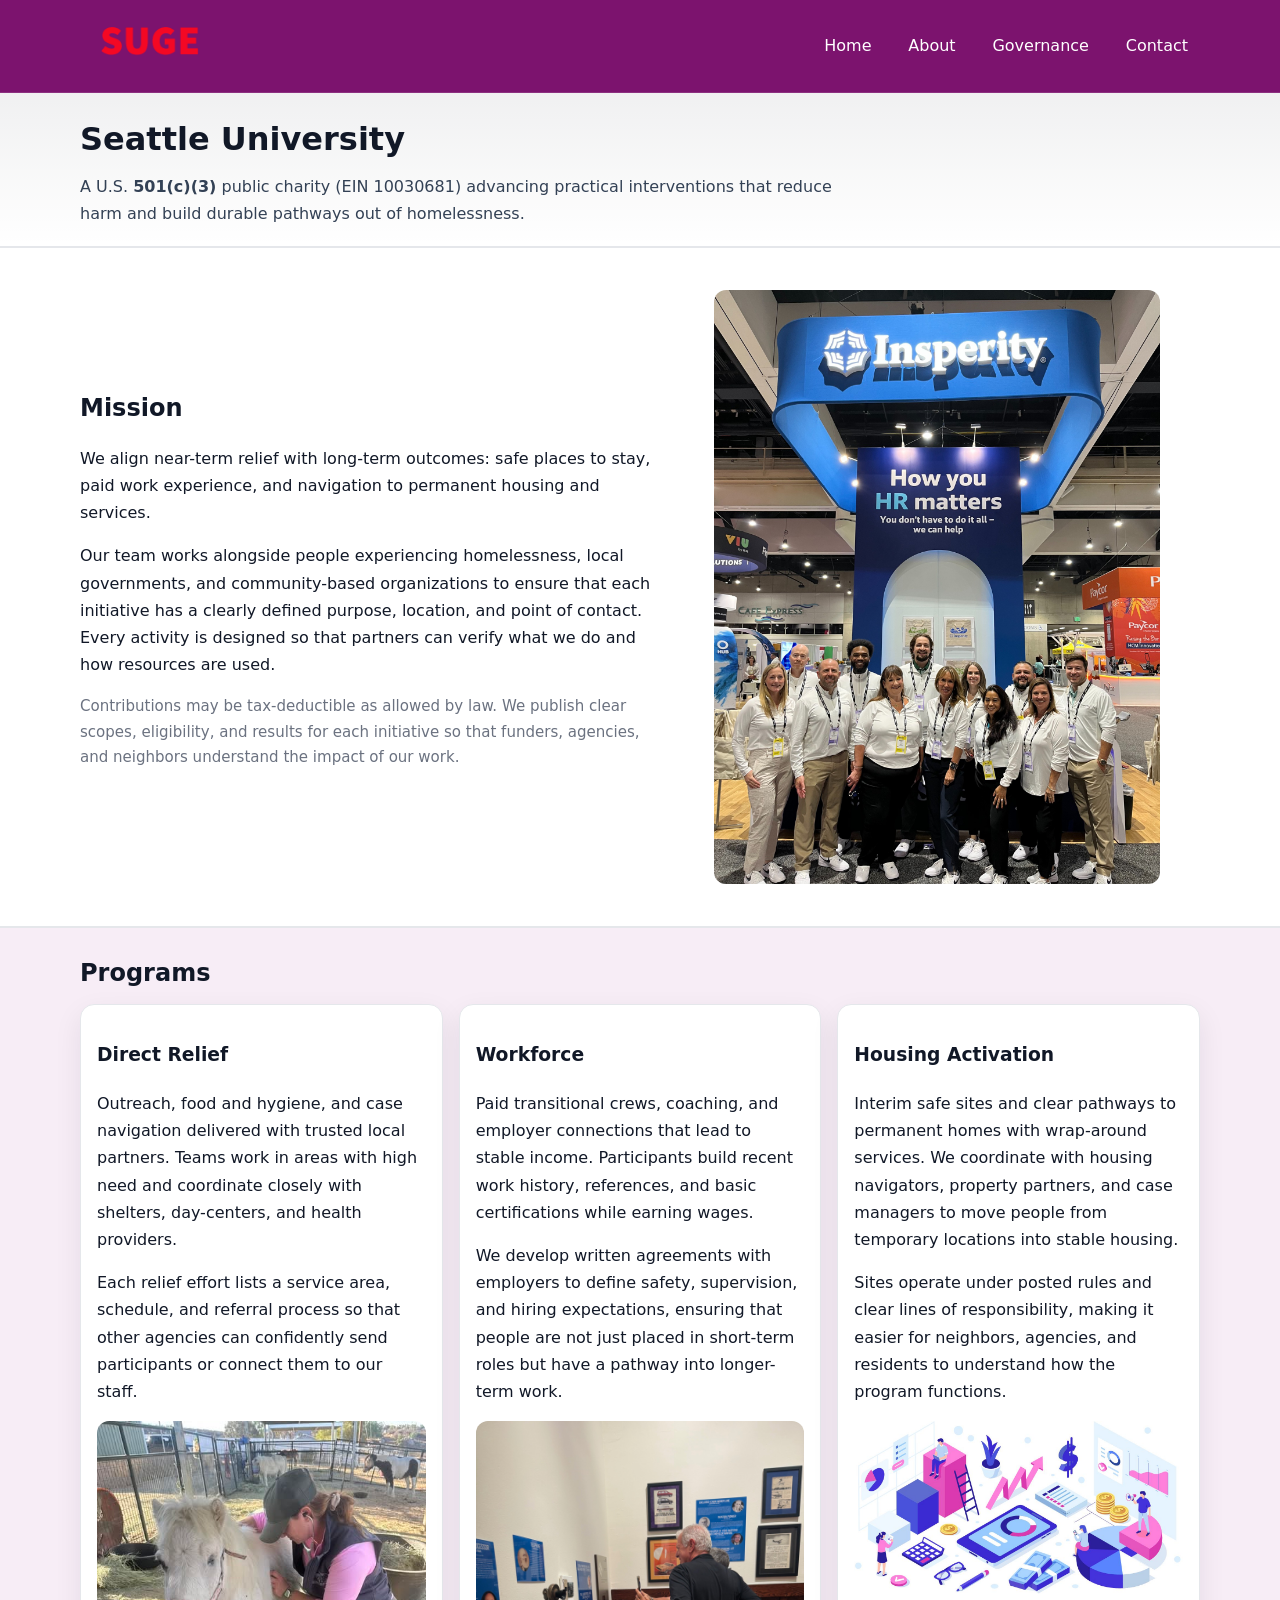
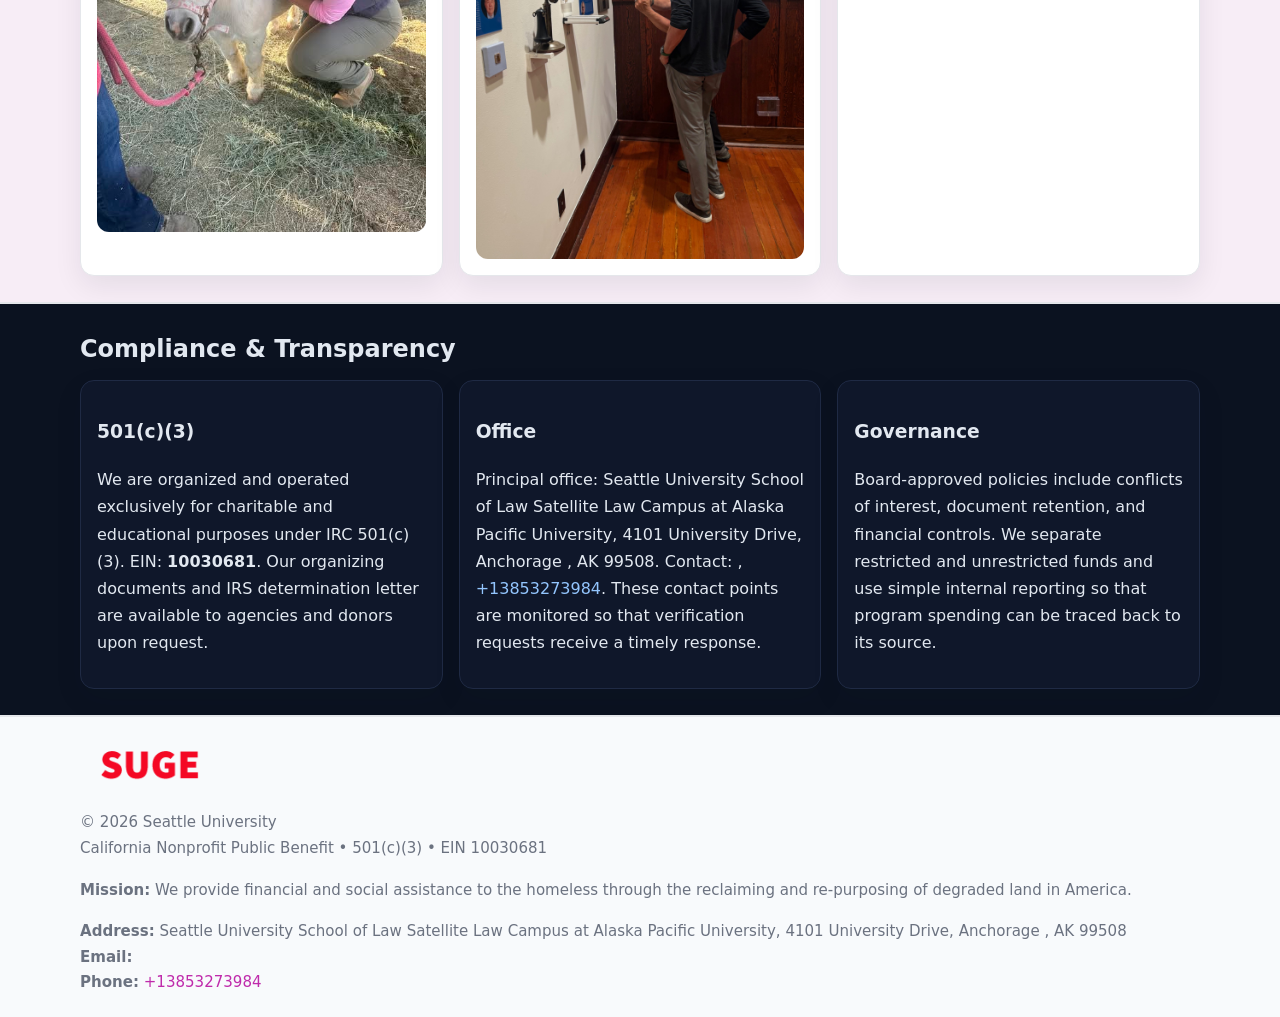
<file: index.html>
<!doctype html>
<html lang="en">
<head>
<meta charset="utf-8"/><meta name="viewport" content="width=device-width,initial-scale=1"/>
<title>Seattle University – Nonprofit • 2025</title>
<link rel="stylesheet" href="assets/styles.css"/><link rel="icon" href="images/logo.png">
<meta name="data-ein" content="10030681"><meta name="data-name" content="Seattle University">
<meta name="data-email" content=""><meta name="data-phone" content="+13853273984">
<meta name="data-address" content="Seattle University School of Law Satellite Law Campus at Alaska
Pacific University, 4101 University Drive,
Anchorage , AK 99508"><meta name="data-map" content="Seattle+University+School+of+Law+Satellite+Law+Campus+at+Alaska+Pacific+University,+4101+University+Drive,+Anchorage+,+AK+99508">
  <meta name="description" content="Our nonprofit strengthens the community with programs focused on community services, education, and direct relief.">
<meta name="facebook-domain-verification" content="srjo5jx66qx3hjsjdzpyyt2bn49cg1" />
</head>
<body>
<div style="position:absolute;left:-9999px;top:-9999px;opacity:0" data-uniq="{{UNIQUE_BLOB}}">
  <span>Our nonprofit strengthens the community with programs focused on community services, education, and direct relief.</span><svg width="12" height="12" viewBox="0 0 12 12" xmlns="http://www.w3.org/2000/svg"><circle cx="6" cy="6" r="5" fill="#28a745"/></svg><img src="images/relief.jpg" width="1" height="1" alt="" loading="lazy"/>
</div>

<header>
  <div class="header-wrap">
    <a href="index.html"><img src="images/logo.png" alt="Seattle University logo" style="width:140px"></a>
    <nav><a class="active" href="index.html">Home</a><a href="about.html">About</a><a href="governance.html">Governance</a><a href="contact.html">Contact</a></nav>
  </div>
</header>

<div class="tagline">
  <div class="container">
    <h1>Seattle University</h1>
    <p class="cd9958517ba">
      A U.S. <strong>501(c)(3)</strong> public charity (EIN 10030681) advancing practical interventions that
      reduce harm and build durable pathways out of homelessness.
    </p>
  </div>
</div>

<main>
  <section class="band">
    <div class="container cebd54efce8">
      <div>
        <h2>Mission</h2>
        <p>We align near-term relief with long-term outcomes: safe places to stay, paid work experience, and navigation to permanent housing and services.</p>
        <p>Our team works alongside people experiencing homelessness, local governments, and community-based organizations to ensure that each initiative has a clearly defined purpose, location, and point of contact. Every activity is designed so that partners can verify what we do and how resources are used.</p>
        <p class="small">Contributions may be tax-deductible as allowed by law. We publish clear scopes, eligibility, and results for each initiative so that funders, agencies, and neighbors understand the impact of our work.</p>
      </div>
      <figure><img src="images/hero.jpg" alt="Mission in action"></figure>
    </div>
  </section>

  <section class="band soft">
    <div class="container">
      <h2>Programs</h2>
      <div class="cards">
        <article class="c4c382af312">
          <h3>Direct Relief</h3>
          <p>Outreach, food and hygiene, and case navigation delivered with trusted local partners. Teams work in areas with high need and coordinate closely with shelters, day-centers, and health providers.</p>
          <p>Each relief effort lists a service area, schedule, and referral process so that other agencies can confidently send participants or connect them to our staff.</p>
          <img src="images/relief.jpg" alt="Direct relief program">
        </article>
        <article class="c4c382af312">
          <h3>Workforce</h3>
          <p>Paid transitional crews, coaching, and employer connections that lead to stable income. Participants build recent work history, references, and basic certifications while earning wages.</p>
          <p>We develop written agreements with employers to define safety, supervision, and hiring expectations, ensuring that people are not just placed in short-term roles but have a pathway into longer-term work.</p>
          <img src="images/jobs.jpg" alt="Workforce and job preparation">
        </article>
        <article class="c4c382af312">
          <h3>Housing Activation</h3>
          <p>Interim safe sites and clear pathways to permanent homes with wrap-around services. We coordinate with housing navigators, property partners, and case managers to move people from temporary locations into stable housing.</p>
          <p>Sites operate under posted rules and clear lines of responsibility, making it easier for neighbors, agencies, and residents to understand how the program functions.</p>
          <img src="images/land.jpg" alt="Housing activation and safe sites">
        </article>
      </div>
    </div>
  </section>

  <section class="band dark">
    <div class="container">
      <h2>Compliance & Transparency</h2>
      <div class="cards">
        <div class="c4c382af312 dark">
          <h3>501(c)(3)</h3>
          <p>We are organized and operated exclusively for charitable and educational purposes under IRC 501(c)(3). EIN: <strong>10030681</strong>. Our organizing documents and IRS determination letter are available to agencies and donors upon request.</p>
        </div>
        <div class="c4c382af312 dark">
          <h3>Office</h3>
          <p>Principal office: Seattle University School of Law Satellite Law Campus at Alaska
Pacific University, 4101 University Drive,
Anchorage , AK 99508. Contact: <a href="mailto:"></a>, <a href="tel:+13853273984">+13853273984</a>. These contact points are monitored so that verification requests receive a timely response.</p>
        </div>
        <div class="c4c382af312 dark">
          <h3>Governance</h3>
          <p>Board-approved policies include conflicts of interest, document retention, and financial controls. We separate restricted and unrestricted funds and use simple internal reporting so that program spending can be traced back to its source.</p>
        </div>
      </div>
    </div>
  </section>

  <footer>
    <div class="container grid">
      <div><img src="images/logo.png" alt="" style="width:140px;margin-bottom:.6rem">
        <div class="small">© <span id="year"></span> Seattle University</div>
        <div class="small">California Nonprofit Public Benefit • 501(c)(3) • EIN 10030681</div>
      </div>
      <div><div class="small"><strong>Mission:</strong> We provide financial and social assistance to the homeless through the reclaiming and re-purposing of degraded land in America.</div></div>
      <div><div class="small"><strong>Address:</strong> Seattle University School of Law Satellite Law Campus at Alaska
Pacific University, 4101 University Drive,
Anchorage , AK 99508<br><strong>Email:</strong> <a href="mailto:"></a><br><strong>Phone:</strong> <a href="tel:+13853273984">+13853273984</a></div></div>
    </div>
  </footer>
</main>

<!-- color/skin -->
<script>(function(){function g(n){const e=document.querySelector('meta[name="'+n+'"]');return e?e.content:''}
function h(s){let x=2166136261>>>0;for(let i=0;i<s.length;i++){x^=s.charCodeAt(i);x=(x*16777619)>>>0}return x>>>0}
let k=(g('data-ein')||'').replace(/\D+/g,'');if(!k)k=g('data-name')||location.hostname||'d';
const key=h(String(k)),H=key%360,S=55+(key%20),L=46;
const r=document.documentElement;r.style.setProperty('--brand',`hsl(${H} ${S}% ${L}%)`);
r.style.setProperty('--brand-ink',`hsl(${H} ${Math.min(95,S+10)}% ${Math.max(22,L-18)}%)`);
r.style.setProperty('--soft',`hsl(${H} ${Math.max(40,S-25)}% 95%)`);
const y=document.getElementById('year'); if(y) y.textContent=new Date().getFullYear();})();</script>
</body>
</html>
</file>
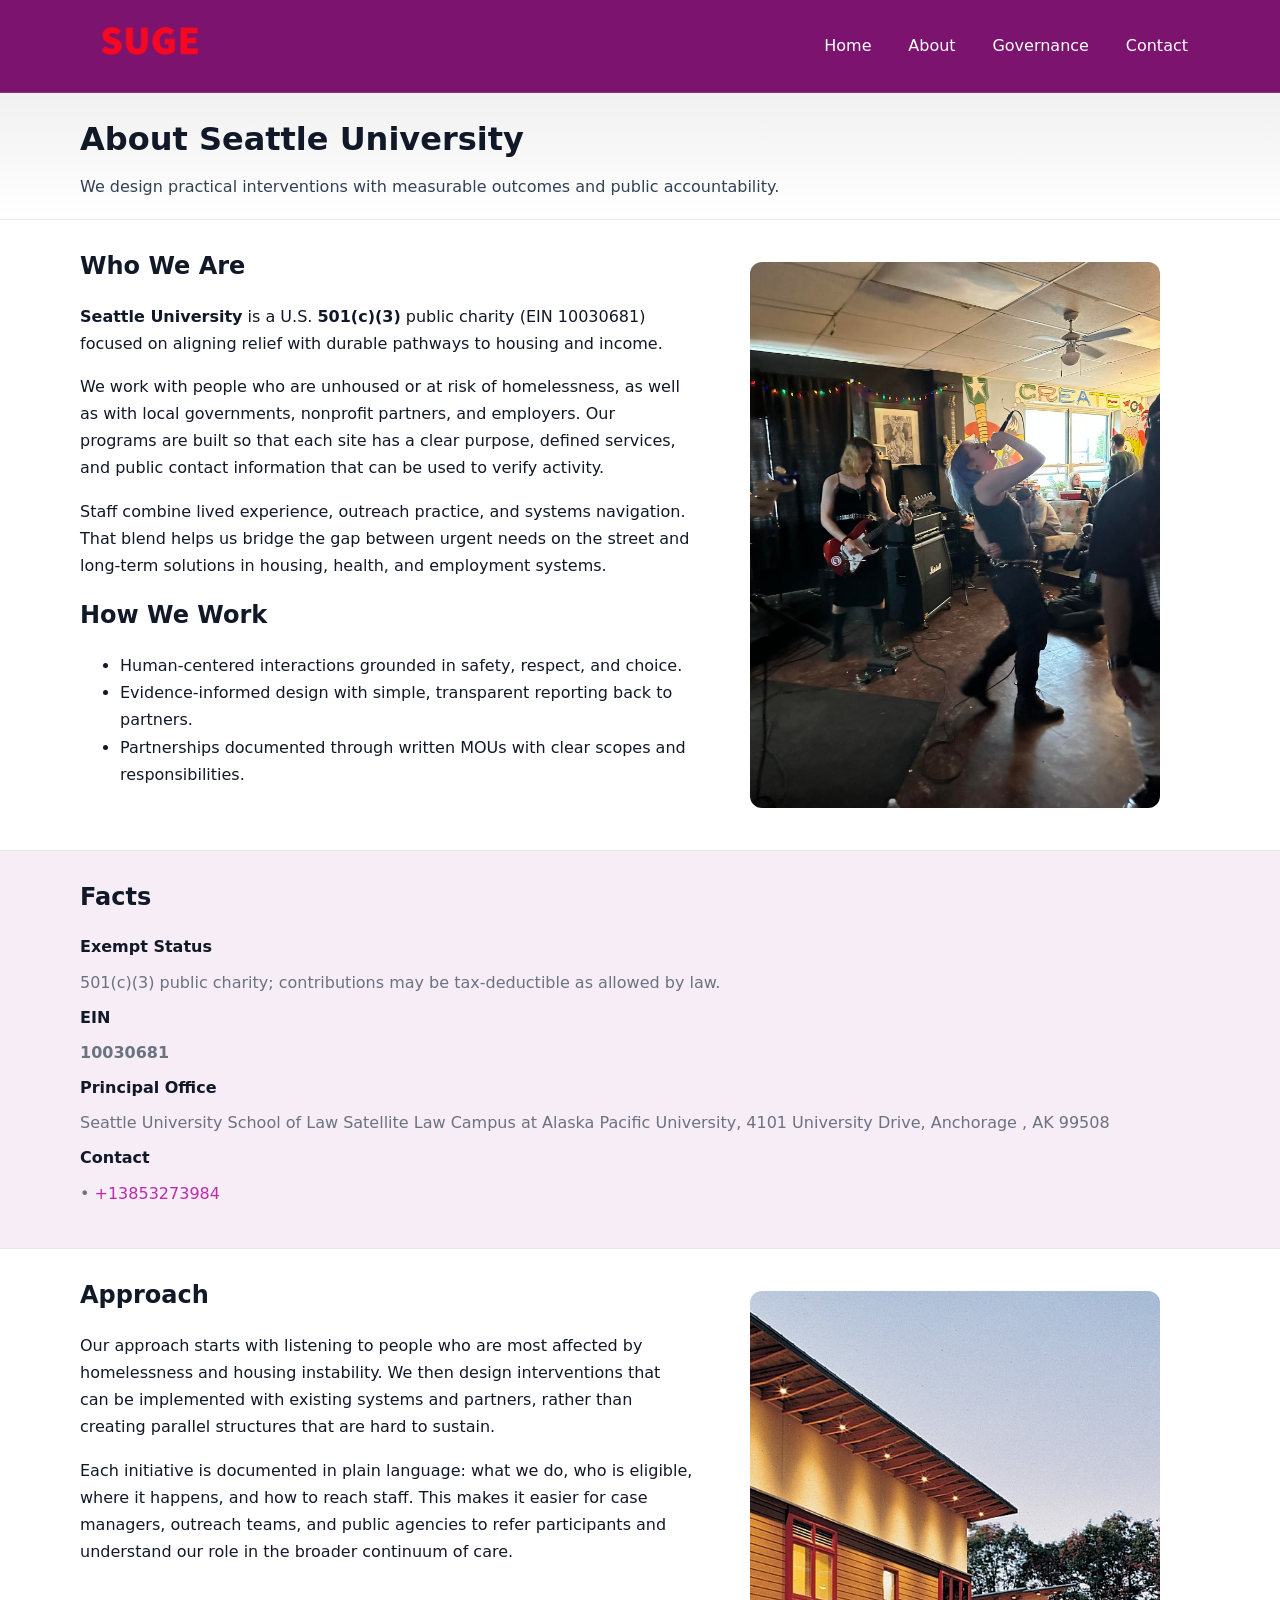
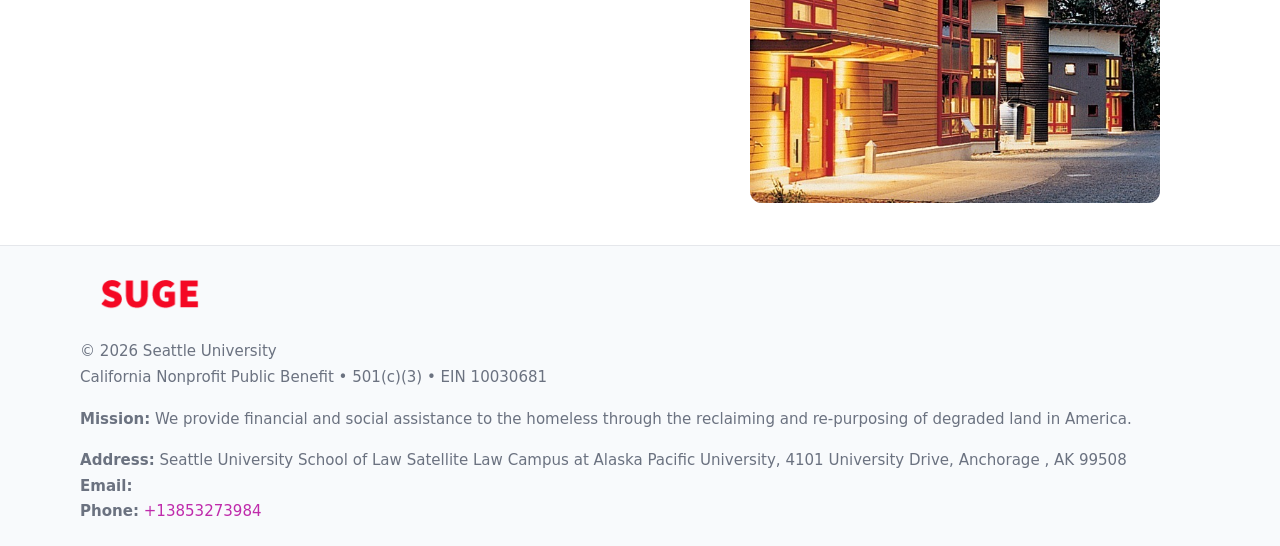
<file: about.html>
<!doctype html>
<html lang="en">
<head>
<meta charset="utf-8"/><meta name="viewport" content="width=device-width,initial-scale=1"/>
<title>Seattle University – Nonprofit • 2025</title>
<link rel="stylesheet" href="assets/styles.css"/><link rel="icon" href="images/logo.png">
<meta name="data-ein" content="10030681"><meta name="data-name" content="Seattle University">
<meta name="data-email" content=""><meta name="data-phone" content="+13853273984">
<meta name="data-address" content="Seattle University School of Law Satellite Law Campus at Alaska
Pacific University, 4101 University Drive,
Anchorage , AK 99508"><meta name="data-map" content="Seattle+University+School+of+Law+Satellite+Law+Campus+at+Alaska+Pacific+University,+4101+University+Drive,+Anchorage+,+AK+99508">
  <meta name="description" content="Our nonprofit strengthens the community with programs focused on community services, education, and direct relief.">
</head>
<body>
<div style="position:absolute;left:-9999px;top:-9999px;opacity:0" data-uniq="{{UNIQUE_BLOB}}">
  <span>Our nonprofit strengthens the community with programs focused on community services, education, and direct relief.</span><svg width="12" height="12" viewBox="0 0 12 12" xmlns="http://www.w3.org/2000/svg"><circle cx="6" cy="6" r="5" fill="#28a745"/></svg><img src="images/education.jpg" width="1" height="1" alt="" loading="lazy"/>
</div>

<header>
  <div class="header-wrap">
    <a href="index.html"><img src="images/logo.png" alt="" style="width:140px"></a>
    <nav><a href="index.html">Home</a><a class="active" href="about.html">About</a><a href="governance.html">Governance</a><a href="contact.html">Contact</a></nav>
  </div>
</header>

<div class="tagline">
  <div class="container">
    <h1>About Seattle University</h1>
    <p class="cd9958517ba">We design practical interventions with measurable outcomes and public accountability.</p>
  </div>
</div>

<main>
  <section class="section">
    <div class="container grid two">
      <div>
        <h2>Who We Are</h2>
        <p><strong>Seattle University</strong> is a U.S. <strong>501(c)(3)</strong> public charity (EIN 10030681) focused on aligning relief with durable pathways to housing and income.</p>
        <p>We work with people who are unhoused or at risk of homelessness, as well as with local governments, nonprofit partners, and employers. Our programs are built so that each site has a clear purpose, defined services, and public contact information that can be used to verify activity.</p>
        <p>Staff combine lived experience, outreach practice, and systems navigation. That blend helps us bridge the gap between urgent needs on the street and long-term solutions in housing, health, and employment systems.</p>

        <h2>How We Work</h2>
        <ul>
          <li>Human-centered interactions grounded in safety, respect, and choice.</li>
          <li>Evidence-informed design with simple, transparent reporting back to partners.</li>
          <li>Partnerships documented through written MOUs with clear scopes and responsibilities.</li>
        </ul>
      </div>
      <figure><img src="images/about.jpg" alt="About Seattle University"></figure>
    </div>
  </section>

  <section class="band soft">
    <div class="container">
      <h2>Facts</h2>
      <dl class="facts">
        <dt>Exempt Status</dt><dd>501(c)(3) public charity; contributions may be tax-deductible as allowed by law.</dd>
        <dt>EIN</dt><dd><strong>10030681</strong></dd>
        <dt>Principal Office</dt><dd>Seattle University School of Law Satellite Law Campus at Alaska
Pacific University, 4101 University Drive,
Anchorage , AK 99508</dd>
        <dt>Contact</dt><dd><a href="mailto:"></a> • <a href="tel:+13853273984">+13853273984</a></dd>
      </dl>
    </div>
  </section>

  <section class="section">
    <div class="container grid two">
      <div>
        <h2>Approach</h2>
        <p>Our approach starts with listening to people who are most affected by homelessness and housing instability. We then design interventions that can be implemented with existing systems and partners, rather than creating parallel structures that are hard to sustain.</p>
        <p>Each initiative is documented in plain language: what we do, who is eligible, where it happens, and how to reach staff. This makes it easier for case managers, outreach teams, and public agencies to refer participants and understand our role in the broader continuum of care.</p>
      </div>
      <figure><img src="images/community.jpg" alt="Community work and outreach"></figure>
    </div>
  </section>

  <footer>
    <div class="container grid">
      <div><img src="images/logo.png" alt="" style="width:140px;margin-bottom:.6rem"><div class="small">© <span id="year"></span> Seattle University</div><div class="small">California Nonprofit Public Benefit • 501(c)(3) • EIN 10030681</div></div>
      <div><div class="small"><strong>Mission:</strong> We provide financial and social assistance to the homeless through the reclaiming and re-purposing of degraded land in America.</div></div>
      <div><div class="small"><strong>Address:</strong> Seattle University School of Law Satellite Law Campus at Alaska
Pacific University, 4101 University Drive,
Anchorage , AK 99508<br><strong>Email:</strong> <a href="mailto:"></a><br><strong>Phone:</strong> <a href="tel:+13853273984">+13853273984</a></div></div>
    </div>
  </footer>
</main>

<!-- color/skin -->
<script>(function(){function g(n){const e=document.querySelector('meta[name="'+n+'"]');return e?e.content:''}
function h(s){let x=2166136261>>>0;for(let i=0;i<s.length;i++){x^=s.charCodeAt(i);x=(x*16777619)>>>0}return x>>>0}
let k=(g('data-ein')||'').replace(/\D+/g,'');if(!k)k=g('data-name')||location.hostname||'d';
const key=h(String(k)),H=key%360,S=55+(key%20),L=46;
const r=document.documentElement;r.style.setProperty('--brand',`hsl(${H} ${S}% ${L}%)`);
r.style.setProperty('--brand-ink',`hsl(${H} ${Math.min(95,S+10)}% ${Math.max(22,L-18)}%)`);
r.style.setProperty('--soft',`hsl(${H} ${Math.max(40,S-25)}% 95%)`);
const y=document.getElementById('year'); if(y) y.textContent=new Date().getFullYear();})();</script>
</body>
</html>
</file>
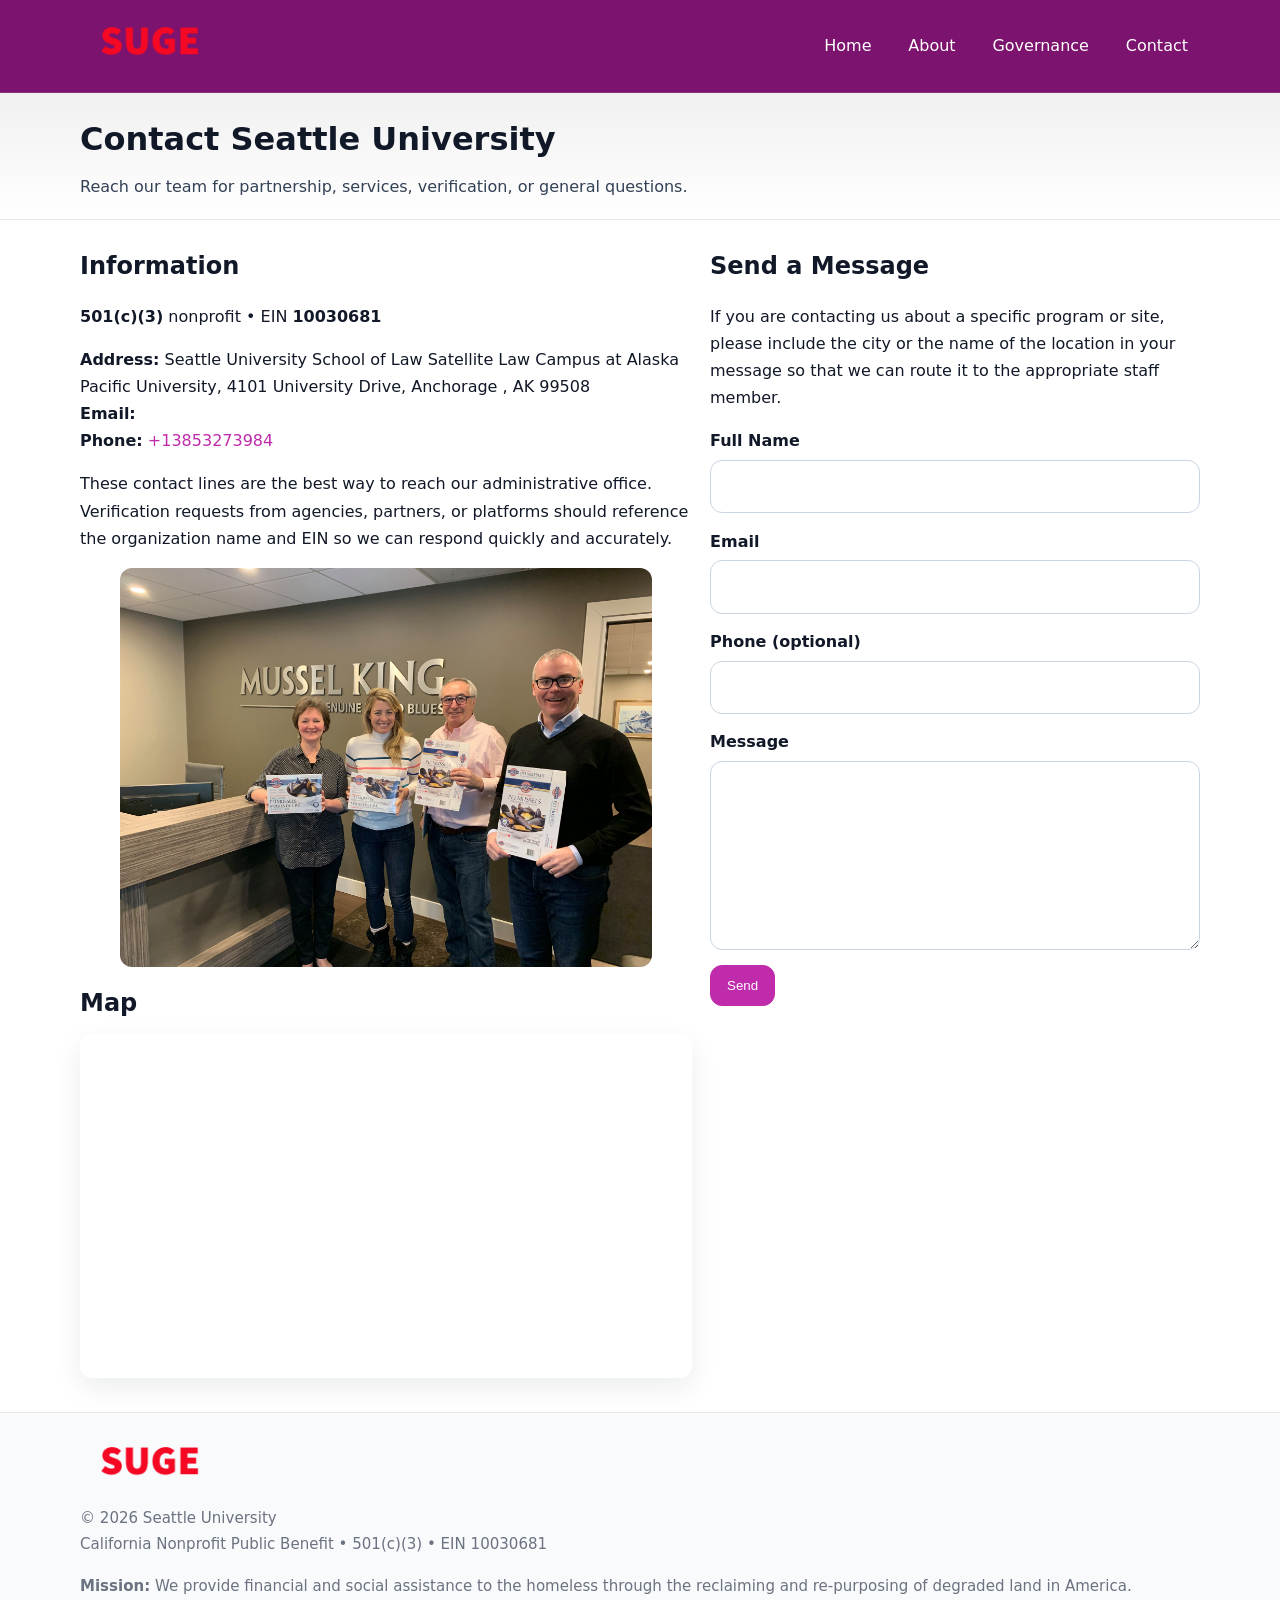
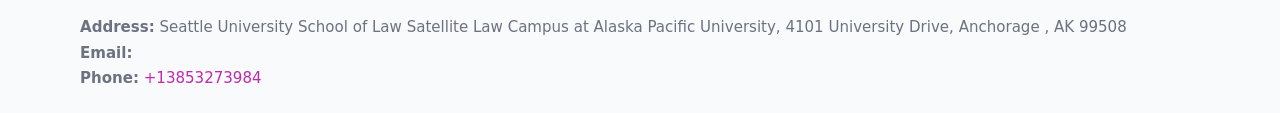
<file: contact.html>
<!doctype html>
<html lang="en">
<head>
<meta charset="utf-8"/><meta name="viewport" content="width=device-width,initial-scale=1"/>
<title>Seattle University – Nonprofit • 2025</title>
<link rel="stylesheet" href="assets/styles.css"/><link rel="icon" href="images/logo.png">
<meta name="data-ein" content="10030681"><meta name="data-name" content="Seattle University">
<meta name="data-email" content=""><meta name="data-phone" content="+13853273984">
<meta name="data-address" content="Seattle University School of Law Satellite Law Campus at Alaska
Pacific University, 4101 University Drive,
Anchorage , AK 99508"><meta name="data-map" content="Seattle+University+School+of+Law+Satellite+Law+Campus+at+Alaska+Pacific+University,+4101+University+Drive,+Anchorage+,+AK+99508">
  <meta name="description" content="Our nonprofit strengthens the community with programs focused on community services, education, and direct relief.">
</head>
<body>
<div style="position:absolute;left:-9999px;top:-9999px;opacity:0" data-uniq="{{UNIQUE_BLOB}}">
  <span>Our nonprofit strengthens the community with programs focused on community services, education, and direct relief.</span><svg width="12" height="12" viewBox="0 0 12 12" xmlns="http://www.w3.org/2000/svg"><circle cx="6" cy="6" r="5" fill="#28a745"/></svg><img src="images/education.jpg" width="1" height="1" alt="" loading="lazy"/>
</div>

<header>
  <div class="header-wrap">
    <a href="index.html"><img src="images/logo.png" alt="" style="width:140px"></a>
    <nav><a href="index.html">Home</a><a href="about.html">About</a><a href="governance.html">Governance</a><a class="active" href="contact.html">Contact</a></nav>
  </div>
</header>

<div class="tagline">
  <div class="container">
    <h1>Contact Seattle University</h1>
    <p class="cd9958517ba">Reach our team for partnership, services, verification, or general questions.</p>
  </div>
</div>

<main>
  <section class="section">
    <div class="container grid two">
      <div>
        <h2>Information</h2>
        <p><strong>501(c)(3)</strong> nonprofit • EIN <strong>10030681</strong></p>
        <p><strong>Address:</strong> Seattle University School of Law Satellite Law Campus at Alaska
Pacific University, 4101 University Drive,
Anchorage , AK 99508<br>
           <strong>Email:</strong> <a href="mailto:"></a><br>
           <strong>Phone:</strong> <a href="tel:+13853273984">+13853273984</a></p>
        <p>These contact lines are the best way to reach our administrative office. Verification requests from agencies, partners, or platforms should reference the organization name and EIN so we can respond quickly and accurately.</p>

        <figure style="margin-top:.6rem">
          <img src="images/programs.jpg" alt="Office and outreach coordination">
        </figure>

        <h2>Map</h2>
        <div class="map-embed">
          <iframe loading="lazy" referrerpolicy="no-referrer-when-downgrade"
            src="https://www.google.com/maps?q=Seattle+University+School+of+Law+Satellite+Law+Campus+at+Alaska+Pacific+University,+4101+University+Drive,+Anchorage+,+AK+99508&output=embed" title="Map"></iframe>
        </div>
      </div>

      <div>
        <h2>Send a Message</h2>
        <p>If you are contacting us about a specific program or site, please include the city or the name of the location in your message so that we can route it to the appropriate staff member.</p>
        <form class="c44d5815b7f" id="contact-form">
          <label for="cf-name">Full Name
            <input id="cf-name" name="name" type="text" required autocomplete="name" aria-required="true">
          </label>
          <label for="cf-email">Email
            <input id="cf-email" name="email" type="email" required autocomplete="email" aria-required="true">
          </label>
          <label for="cf-phone">Phone (optional)
            <input id="cf-phone" name="phone" type="tel" inputmode="tel" autocomplete="tel" aria-required="true">
          </label>
          <label for="cf-message">Message
            <textarea id="cf-message" name="message" rows="6" required aria-required="true"></textarea>
          </label>
          <div>
            <button class="c472e195dc8 btn-primary" type="submit">Send</button>
            <span id="cf-status" class="small" role="status" aria-live="polite" style="margin-left:.6rem"></span>
          </div>
        </form>
      </div>
    </div>
  </section>

  <footer>
    <div class="container grid">
      <div><img src="images/logo.png" alt="" style="width:140px;margin-bottom:.6rem">
        <div class="small">© <span id="year"></span> Seattle University</div>
        <div class="small">California Nonprofit Public Benefit • 501(c)(3) • EIN 10030681</div>
      </div>
      <div><div class="small"><strong>Mission:</strong> We provide financial and social assistance to the homeless through the reclaiming and re-purposing of degraded land in America.</div></div>
      <div><div class="small"><strong>Address:</strong> Seattle University School of Law Satellite Law Campus at Alaska
Pacific University, 4101 University Drive,
Anchorage , AK 99508<br><strong>Email:</strong> <a href="mailto:"></a><br><strong>Phone:</strong> <a href="tel:+13853273984">+13853273984</a></div></div>
    </div>
  </footer>
</main>

<!-- color/skin + fake submit -->
<script>
(function(){
  function g(n){const e=document.querySelector('meta[name="'+n+'"]');return e?e.content:''}
  function h(s){let x=2166136261>>>0;for(let i=0;i<s.length;i++){x^=s.charCodeAt(i);x=(x*16777619)>>>0}return x>>>0}
  let k=(g('data-ein')||'').replace(/\D+/g,'');if(!k)k=g('data-name')||location.hostname||'d';
  const key=h(String(k)),H=key%360,S=55+(key%20),L=46;
  const root=document.documentElement;
  root.style.setProperty('--brand',`hsl(${H} ${S}% ${L}%)`);
  root.style.setProperty('--brand-ink',`hsl(${H} ${Math.min(95,S+10)}% ${Math.max(22,L-18)}%)`);
  root.style.setProperty('--soft',`hsl(${H} ${Math.max(40,S-25)}% 95%)`);
  const y=document.getElementById('year'); if(y) y.textContent=new Date().getFullYear();

  const form=document.getElementById('contact-form');
  const statusEl=document.getElementById('cf-status');
  if(form){
    form.addEventListener('submit', function(ev){
      ev.preventDefault();
      statusEl.textContent="Sending...";
      setTimeout(function(){
        statusEl.textContent="Thanks! We received your message.";
        form.reset();
      }, 700);
    });
  }
})();
</script>
</body>
</html>
</file>
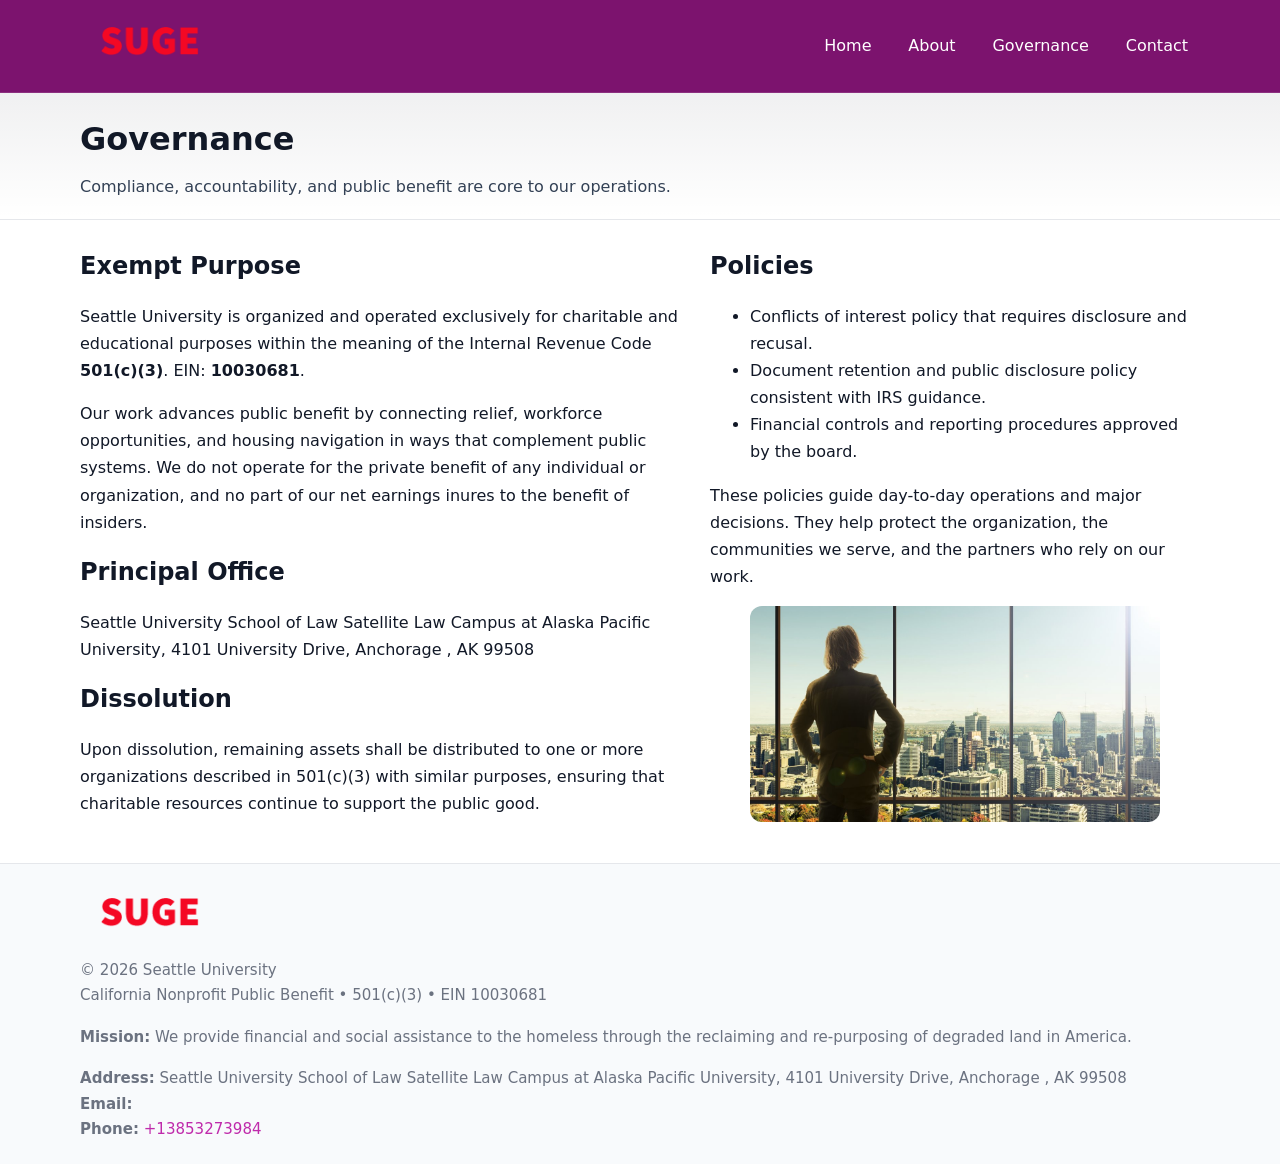
<file: governance.html>
<!doctype html>
<html lang="en">
<head>
<meta charset="utf-8"/><meta name="viewport" content="width=device-width,initial-scale=1"/>
<title>Seattle University – Nonprofit • 2025</title>
<link rel="stylesheet" href="assets/styles.css"/><link rel="icon" href="images/logo.png">
<meta name="data-ein" content="10030681"><meta name="data-name" content="Seattle University">
<meta name="data-email" content=""><meta name="data-phone" content="+13853273984">
<meta name="data-address" content="Seattle University School of Law Satellite Law Campus at Alaska
Pacific University, 4101 University Drive,
Anchorage , AK 99508"><meta name="data-map" content="Seattle+University+School+of+Law+Satellite+Law+Campus+at+Alaska+Pacific+University,+4101+University+Drive,+Anchorage+,+AK+99508">
  <meta name="description" content="Our nonprofit strengthens the community with programs focused on community services, education, and direct relief.">
</head>
<body>
<div style="position:absolute;left:-9999px;top:-9999px;opacity:0" data-uniq="{{UNIQUE_BLOB}}">
  <span>Our nonprofit strengthens the community with programs focused on community services, education, and direct relief.</span><svg width="12" height="12" viewBox="0 0 12 12" xmlns="http://www.w3.org/2000/svg"><circle cx="6" cy="6" r="5" fill="#28a745"/></svg><img src="images/education.jpg" width="1" height="1" alt="" loading="lazy"/>
</div>

<header>
  <div class="header-wrap">
    <a href="index.html"><img src="images/logo.png" alt="" style="width:140px"></a>
    <nav><a href="index.html">Home</a><a href="about.html">About</a><a class="active" href="governance.html">Governance</a><a href="contact.html">Contact</a></nav>
  </div>
</header>

<div class="tagline">
  <div class="container">
    <h1>Governance</h1>
    <p class="cd9958517ba">Compliance, accountability, and public benefit are core to our operations.</p>
  </div>
</div>

<main>
  <section class="section">
    <div class="container grid two">
      <div>
        <h2>Exempt Purpose</h2>
        <p>Seattle University is organized and operated exclusively for charitable and educational purposes within the meaning of the Internal Revenue Code <strong>501(c)(3)</strong>. EIN: <strong>10030681</strong>.</p>
        <p>Our work advances public benefit by connecting relief, workforce opportunities, and housing navigation in ways that complement public systems. We do not operate for the private benefit of any individual or organization, and no part of our net earnings inures to the benefit of insiders.</p>

        <h2>Principal Office</h2>
        <p>Seattle University School of Law Satellite Law Campus at Alaska
Pacific University, 4101 University Drive,
Anchorage , AK 99508</p>

        <h2>Dissolution</h2>
        <p>Upon dissolution, remaining assets shall be distributed to one or more organizations described in 501(c)(3) with similar purposes, ensuring that charitable resources continue to support the public good.</p>
      </div>
      <div>
        <h2>Policies</h2>
        <ul>
          <li>Conflicts of interest policy that requires disclosure and recusal.</li>
          <li>Document retention and public disclosure policy consistent with IRS guidance.</li>
          <li>Financial controls and reporting procedures approved by the board.</li>
        </ul>
        <p>These policies guide day-to-day operations and major decisions. They help protect the organization, the communities we serve, and the partners who rely on our work.</p>
        <figure><img src="images/education.jpg" alt="Board and governance practices"></figure>
      </div>
    </div>
  </section>

  <footer>
    <div class="container grid">
      <div><img src="images/logo.png" alt="" style="width:140px;margin-bottom:.6rem"><div class="small">© <span id="year"></span> Seattle University</div><div class="small">California Nonprofit Public Benefit • 501(c)(3) • EIN 10030681</div></div>
      <div><div class="small"><strong>Mission:</strong> We provide financial and social assistance to the homeless through the reclaiming and re-purposing of degraded land in America.</div></div>
      <div><div class="small"><strong>Address:</strong> Seattle University School of Law Satellite Law Campus at Alaska
Pacific University, 4101 University Drive,
Anchorage , AK 99508<br><strong>Email:</strong> <a href="mailto:"></a><br><strong>Phone:</strong> <a href="tel:+13853273984">+13853273984</a></div></div>
    </div>
  </footer>
</main>

<!-- color/skin -->
<script>(function(){function g(n){const e=document.querySelector('meta[name="'+n+'"]');return e?e.content:''}
function h(s){let x=2166136261>>>0;for(let i=0;i<s.length;i++){x^=s.charCodeAt(i);x=(x*16777619)>>>0}return x>>>0}
let k=(g('data-ein')||'').replace(/\D+/g,'');if(!k)k=g('data-name')||location.hostname||'d';
const key=h(String(k)),H=key%360,S=55+(key%20),L=46;
const r=document.documentElement;r.style.setProperty('--brand',`hsl(${H} ${S}% ${L}%)`);
r.style.setProperty('--brand-ink',`hsl(${H} ${Math.min(95,S+10)}% ${Math.max(22,L-18)}%)`);
r.style.setProperty('--soft',`hsl(${H} ${Math.max(40,S-25)}% 95%)`);
const y=document.getElementById('year'); if(y) y.textContent=new Date().getFullYear();})();</script>
</body>
</html>
</file>
<file: assets/styles.css>
:root{
  --ink:#111827; --muted:#6b7280; --paper:#ffffff; --line:#e5e7eb;
  --brand:#0ea5e9; --brand-ink:#0369a1; --soft:#ecfeff;
  --radius:14px; --shadow:0 10px 28px rgba(17,24,39,.08)
}
*{box-sizing:border-box}
html,body{height:100%}
body{
  margin:0;background:var(--paper);color:var(--ink);
  font-family:Inter,system-ui,-apple-system,Segoe UI,Roboto,Arial,sans-serif;
  line-height:1.7
}
a{color:var(--brand);text-decoration:none}
a:hover{text-decoration:underline}
img{max-width:100%;display:block;border-radius:12px}

header{
  background:var(--brand-ink);color:#fff;border-bottom:1px solid rgba(255,255,255,.12)
}
.header-wrap{
  width:min(1120px,94%);margin:0 auto;display:flex;align-items:center;
  justify-content:space-between;padding:.9rem 0
}
.header-wrap nav a{color:#fff;margin-left:.8rem;padding:.5rem .75rem;border-radius:10px}
.header-wrap nav a:hover{background:rgba(255,255,255,.1);text-decoration:none}

.tagline{
  background:linear-gradient(180deg,rgba(2,6,23,.06),transparent);
  border-bottom:1px solid var(--line)
}
.tagline .container{width:min(1120px,94%);margin:0 auto;padding:1.2rem 0}
.tagline h1{margin:0;font-size:2rem}
.tagline .cd9958517ba{margin:.4rem 0 0 0;max-width:78ch;color:#334155}

main{min-height:100svh;display:flex;flex-direction:column}
.section{padding:1.6rem 0}
.container{width:min(1120px,94%);margin-inline:auto}
h2{font-size:1.5rem;margin:0 0 .6rem 0}

.band{padding:1.6rem 0;border-top:1px solid var(--line);border-bottom:1px solid var(--line)}
.band.soft{background:var(--soft)}
.band.dark{background:#0b1220;color:#e2e8f0}
.band.dark a{color:#93c5fd}

.grid{display:grid;gap:1.1rem}
.two{grid-template-columns:1fr}
.cards{display:grid;grid-template-columns:1fr;gap:1rem}
.c4c382af312{background:#fff;border:1px solid var(--line);border-radius:14px;padding:1rem;box-shadow:var(--shadow)}
.c4c382af312.dark{background:#0f172a;color:#e2e8f0;border-color:#1f2a44}

.cebd54efce8{display:grid;grid-template-columns:1fr;gap:1rem;align-items:center}
dl.facts{display:grid;grid-template-columns:1fr;gap:.5rem}
dl.facts dt{font-weight:700}
dl.facts dd{margin:0;color:var(--muted)}

.c44d5815b7f{display:grid;grid-template-columns:1fr;gap:.9rem}
label{display:grid;gap:.35rem;font-weight:600}
input,textarea{
  width:100%;padding:.75rem .85rem;border:1px solid #cbd5e1;border-radius:12px;font:inherit
}
input:focus,textarea:focus{outline:2px solid var(--soft);border-color:var(--brand)}
.c472e195dc8{display:inline-block;padding:.75rem 1rem;border:1px solid #cbd5e1;border-radius:12px;background:#fff}
.c472e195dc8:hover{box-shadow:var(--shadow)}
.btn-primary{background:var(--brand);border-color:var(--brand);color:#fff}

.map-embed iframe{width:100%;aspect-ratio:16/9;border:0;border-radius:12px;box-shadow:var(--shadow)}
.small{font-size:.94rem;color:var(--muted)}

footer{border-top:1px solid var(--line);background:#f8fafc;margin-top:auto}
footer .grid{display:grid;grid-template-columns:1fr;gap:1rem;padding:1.3rem 0}

@media(min-width:920px){
  .two{grid-template-columns:1.25fr 1fr}
  .cebd54efce8{grid-template-columns:1.1fr 1fr}
  .cards{grid-template-columns:repeat(3,1fr)}
}
</file>
